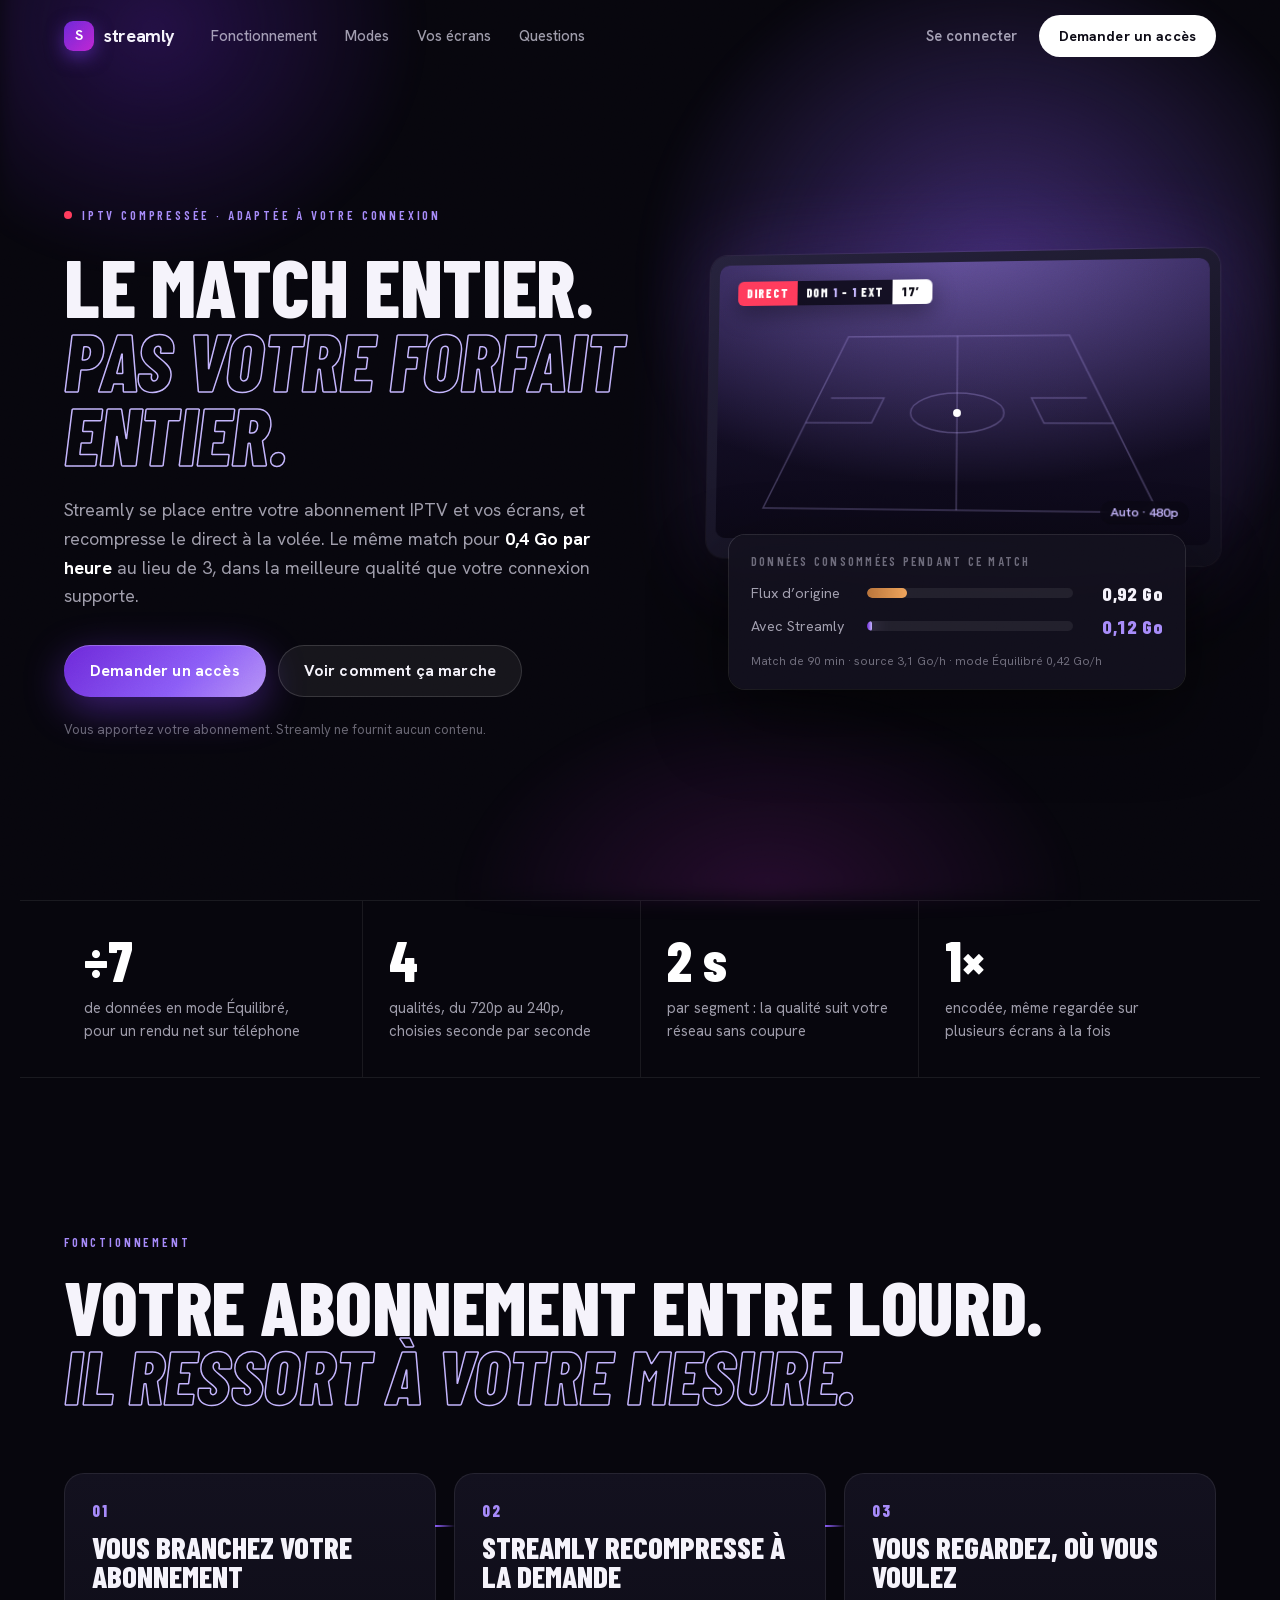
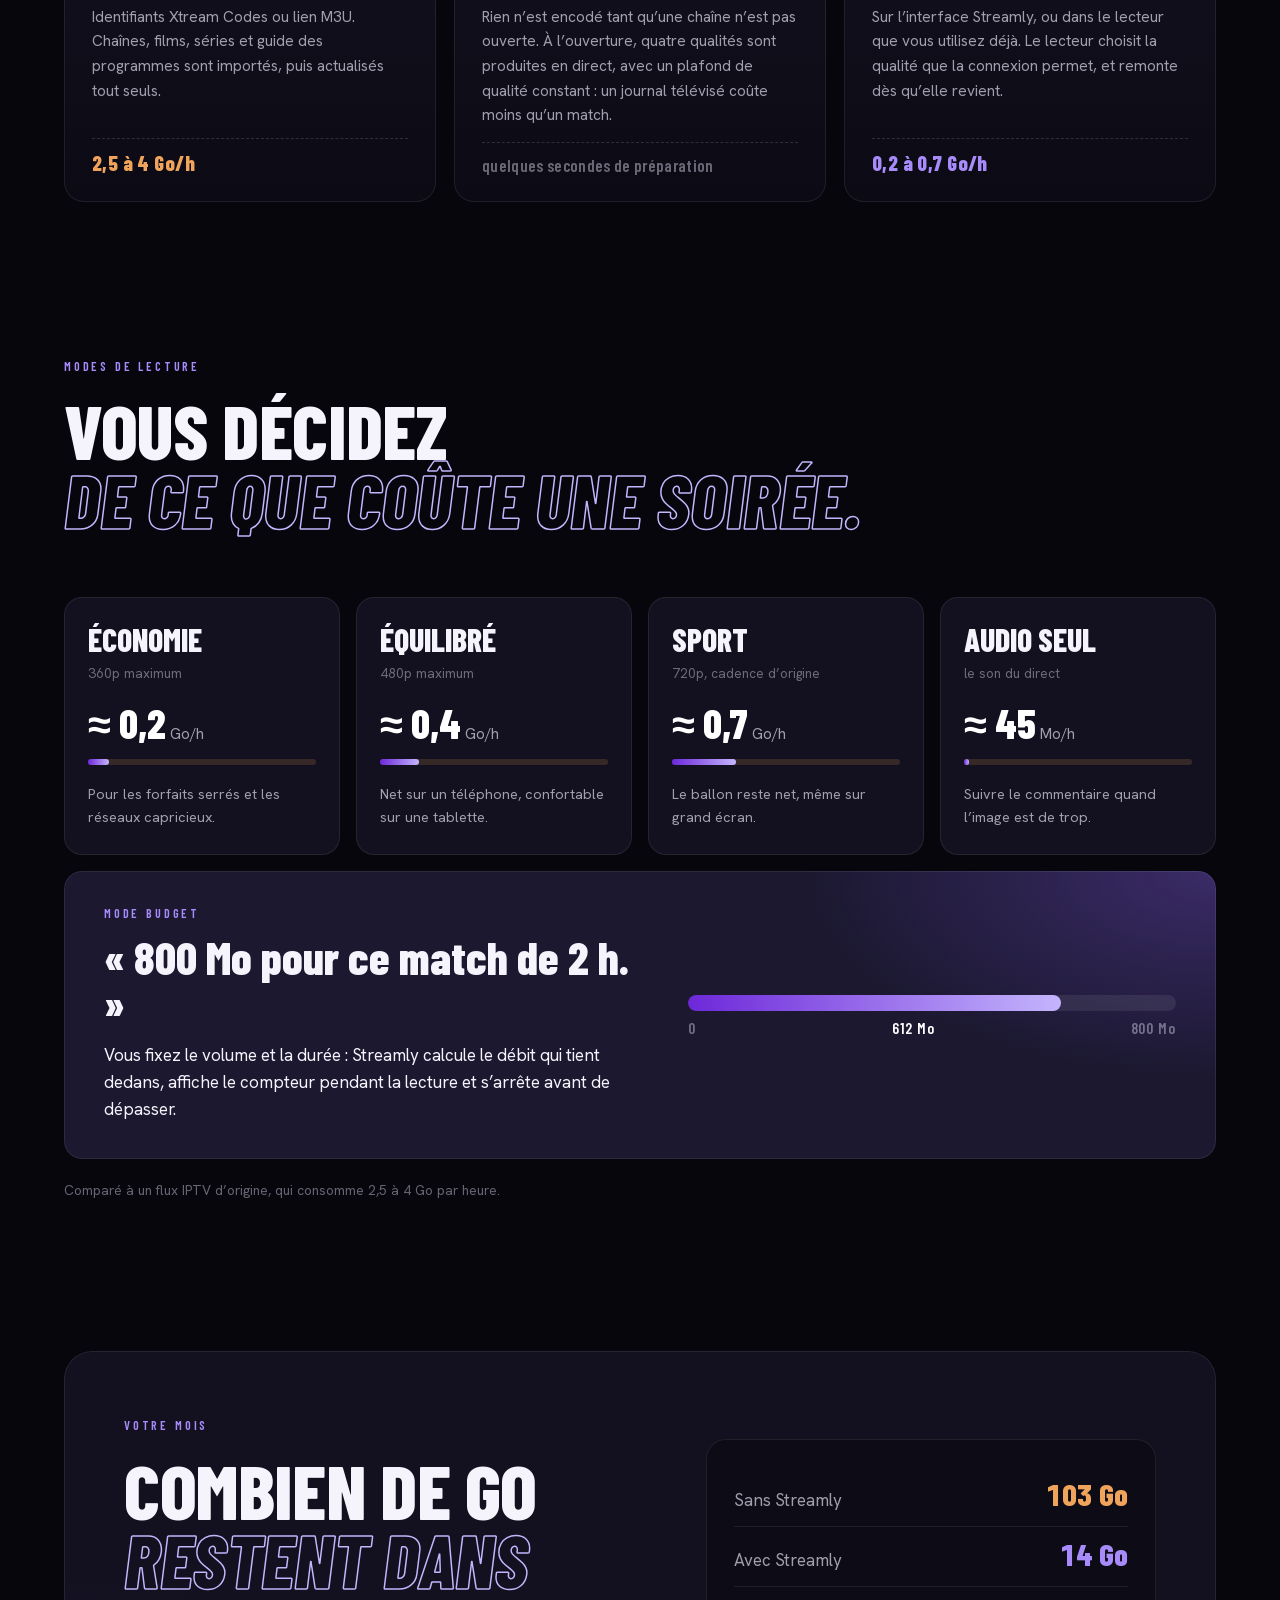
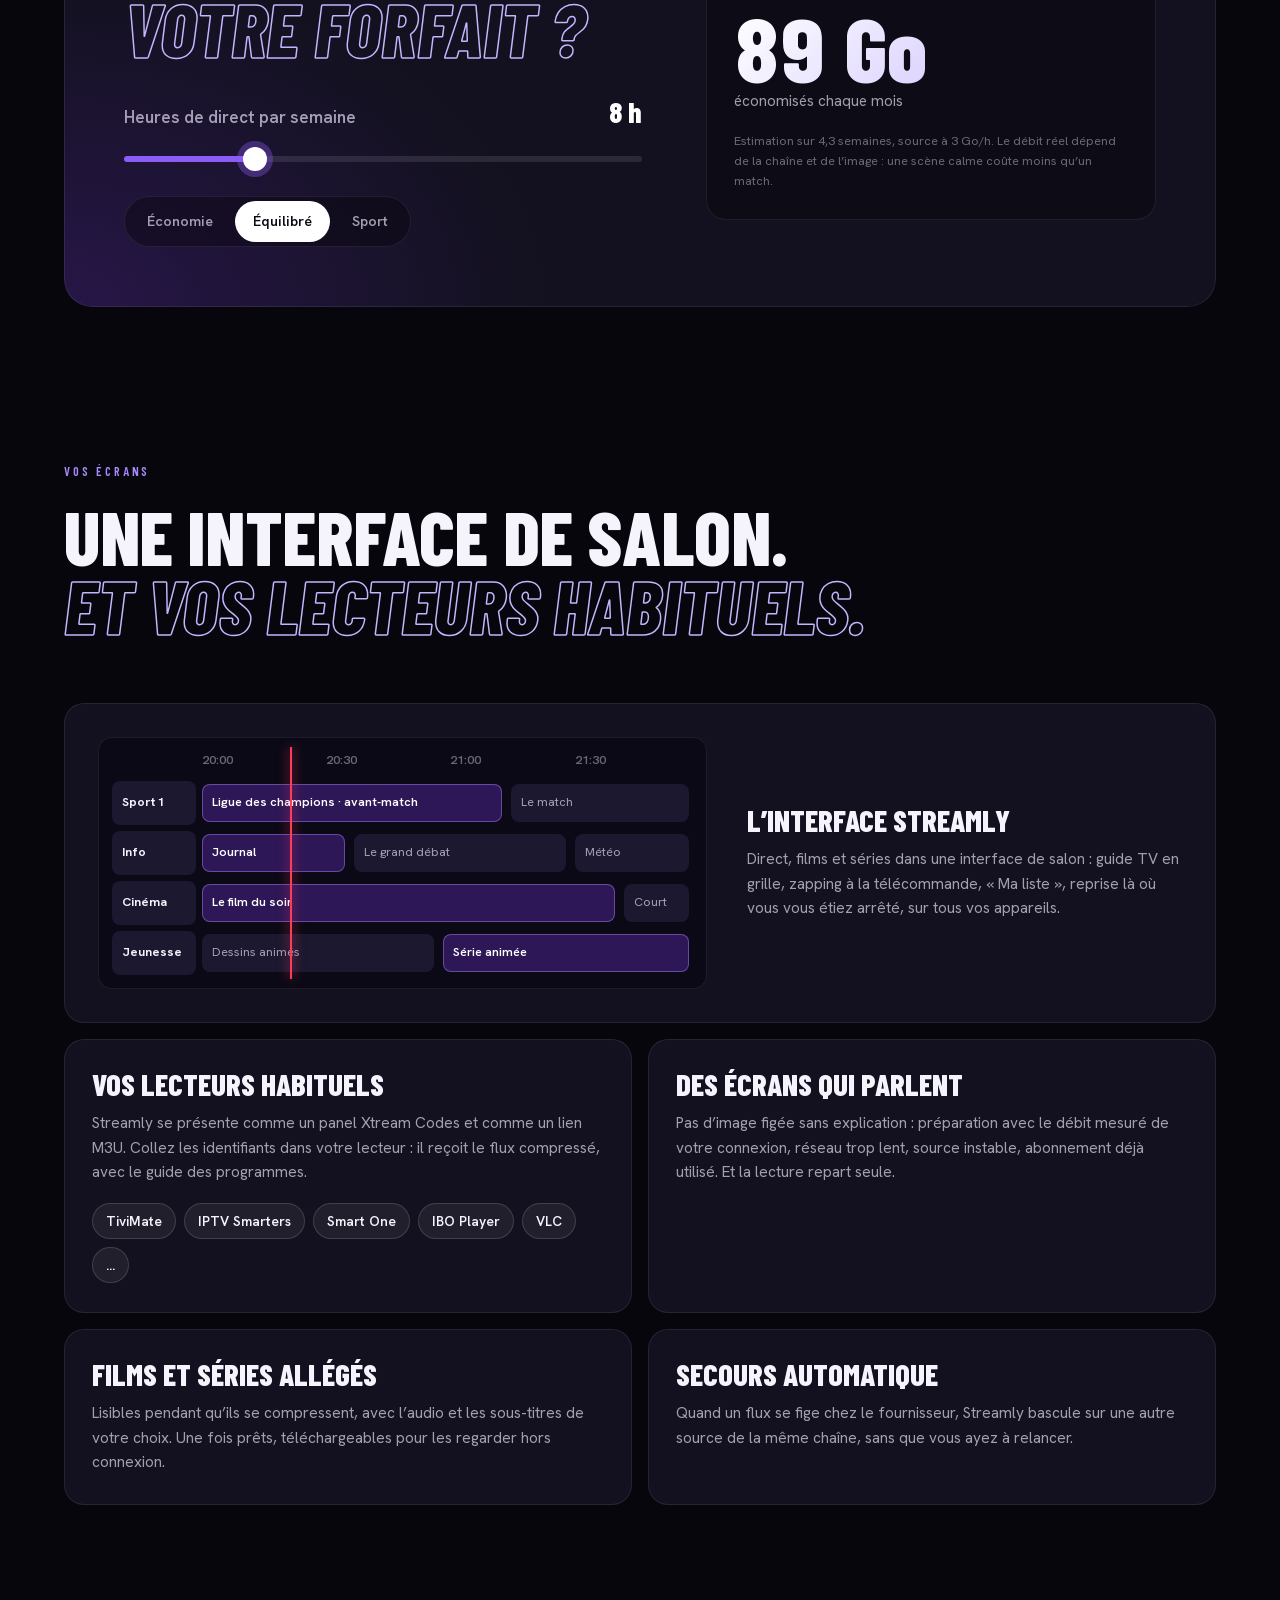
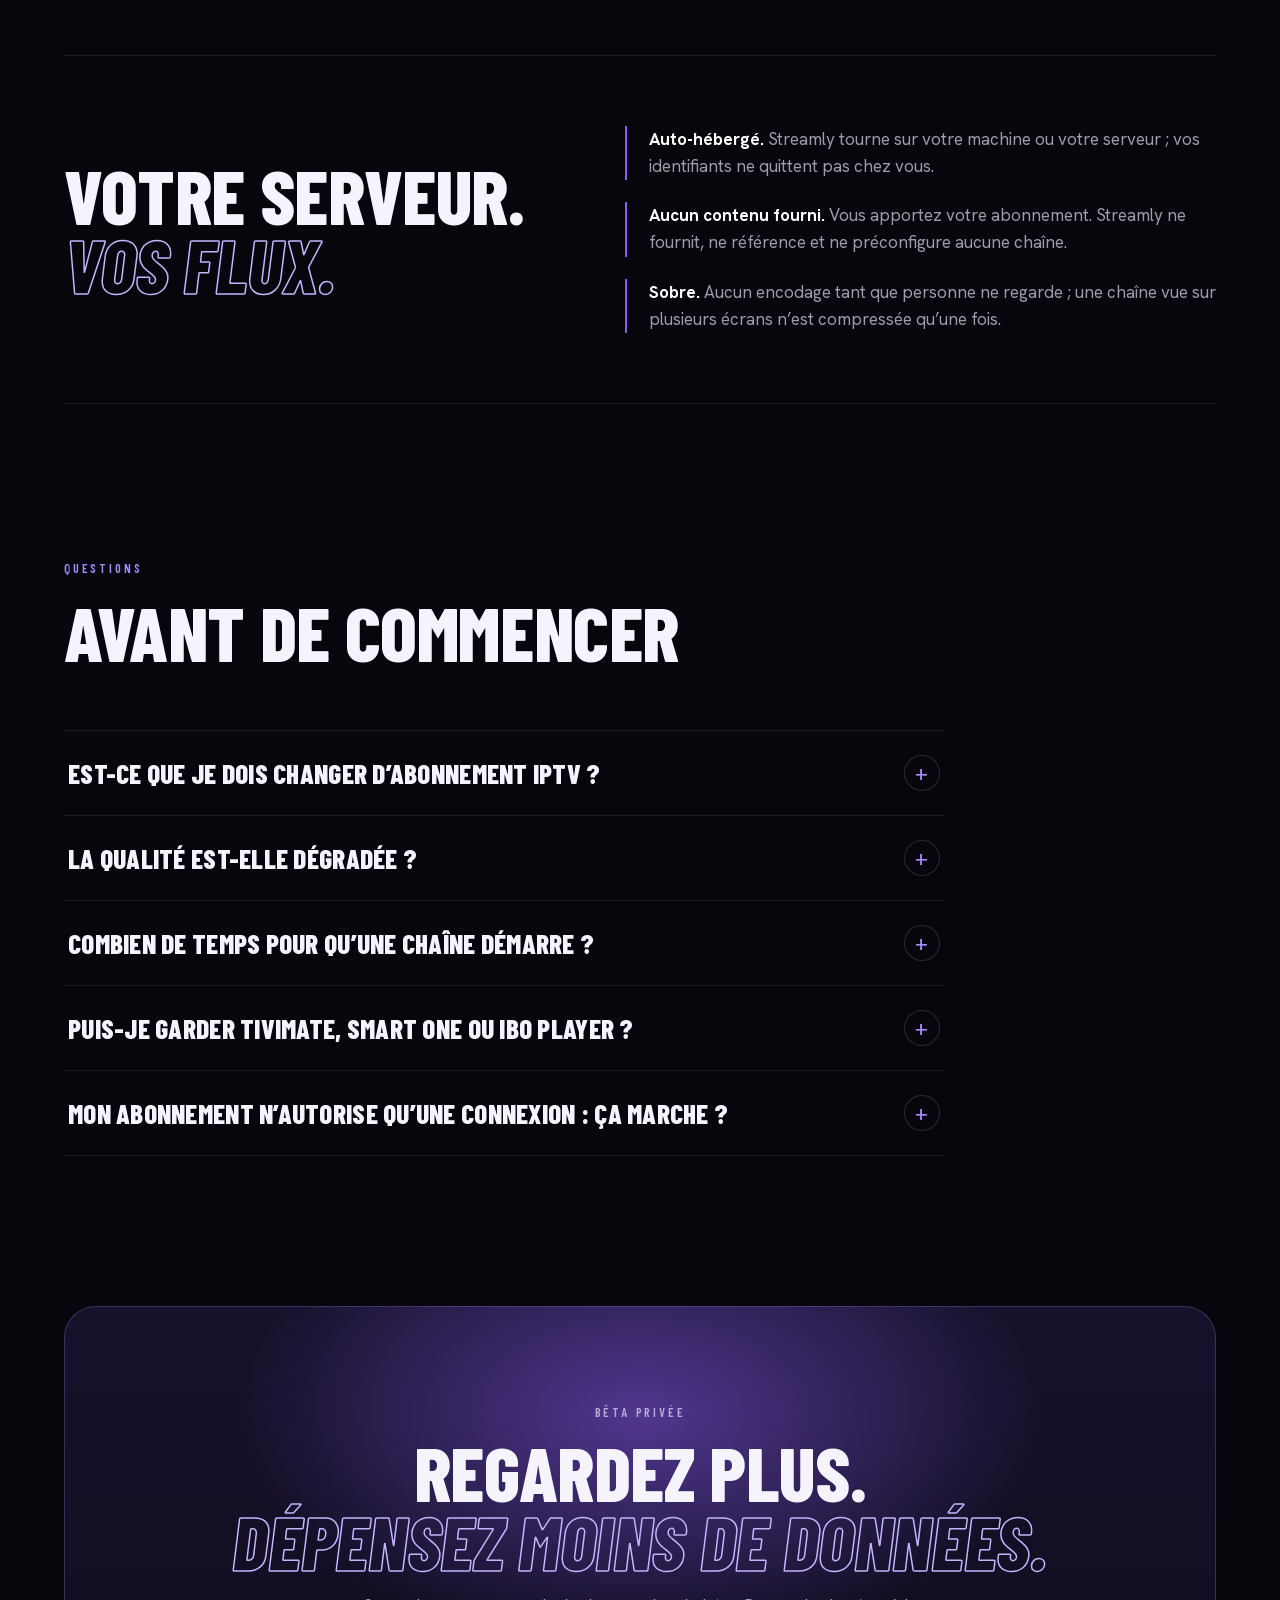
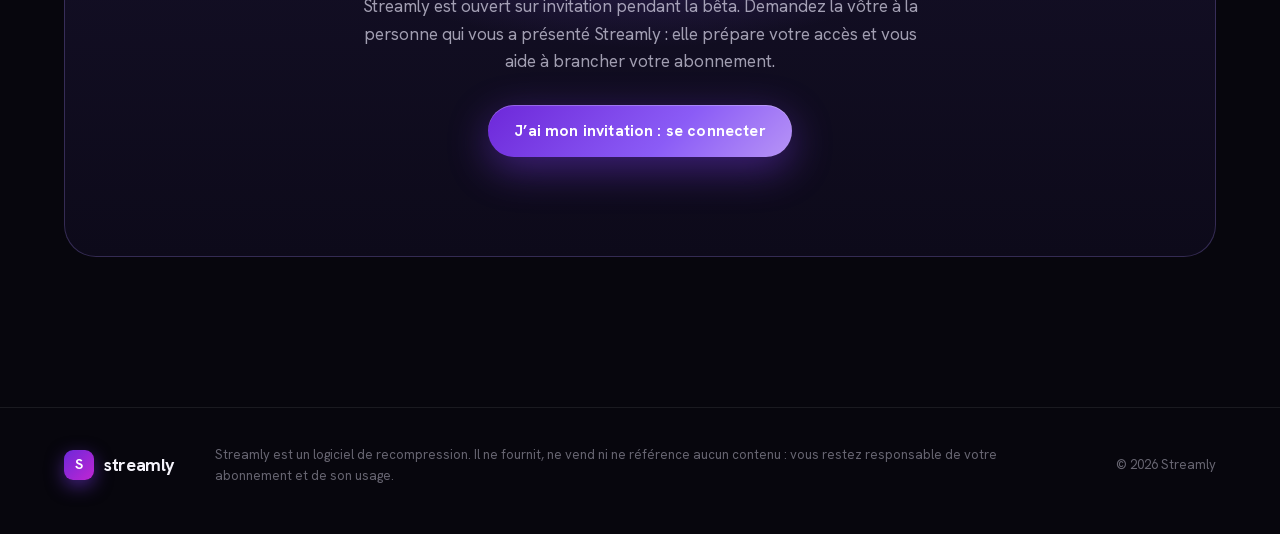
<file: web/landing/index.html>
<!doctype html>
<html lang="fr">
<head>
<meta charset="utf-8">
<meta name="viewport" content="width=device-width,initial-scale=1,viewport-fit=cover">
<title>Streamly — Le direct, compressé pour votre connexion</title>
<meta name="description" content="Streamly recompresse votre abonnement IPTV à la volée : le même match pour 0,4 Go/h au lieu de 3. Qualité adaptée à votre connexion, sur vos écrans et dans vos lecteurs habituels.">
<meta name="theme-color" content="#07060d">
<meta name="referrer" content="no-referrer">
<meta property="og:title" content="Streamly — Le match entier. Pas votre forfait entier.">
<meta property="og:description" content="Votre IPTV recompressée à la volée : 0,2 à 0,7 Go par heure au lieu de 3.">
<meta property="og:type" content="website">
<link rel="icon" href="/icon.svg" type="image/svg+xml">
<link rel="preload" href="fonts/barlow-condensed-800.woff2" as="font" type="font/woff2" crossorigin>
<link rel="preload" href="fonts/hanken-grotesk.woff2" as="font" type="font/woff2" crossorigin>
<link rel="stylesheet" href="landing.css?v=2">
<script>document.documentElement.classList.add('js')</script>
<script defer src="landing.js?v=2"></script>
</head>
<body>
<a class="skip" href="#contenu">Aller au contenu</a>

<header class="nav" id="haut">
 <a class="brand" href="#haut" aria-label="Streamly, retour en haut"><span class="brand-mark" aria-hidden="true">S</span><span>streamly</span></a>
 <nav aria-label="Sections">
  <a href="#fonctionnement">Fonctionnement</a>
  <a href="#modes">Modes</a>
  <a href="#ecrans">Vos écrans</a>
  <a href="#questions">Questions</a>
 </nav>
 <div class="nav-cta">
  <a class="link-quiet" href="/">Se connecter</a>
  <a class="btn btn-light" href="#acces">Demander un accès</a>
 </div>
</header>

<main id="contenu">

<!-- ============================================================ Ouverture -->
<section class="hero" aria-labelledby="hero-title">
 <div class="hero-glow" aria-hidden="true"></div>
 <div class="hero-copy">
  <p class="eyebrow reveal"><span class="live-dot" aria-hidden="true"></span>IPTV compressée · adaptée à votre connexion</p>
  <h1 id="hero-title" class="display reveal">Le match entier.<br><em>Pas votre forfait entier.</em></h1>
  <p class="lede reveal">Streamly se place entre votre abonnement IPTV et vos écrans, et recompresse le direct à la volée. Le même match pour <strong>0,4&nbsp;Go par heure</strong> au lieu de 3, dans la meilleure qualité que votre connexion supporte.</p>
  <div class="hero-actions reveal">
   <a class="btn btn-violet" href="#acces">Demander un accès</a>
   <a class="btn btn-ghost" href="#fonctionnement">Voir comment ça marche</a>
  </div>
  <p class="fineprint reveal">Vous apportez votre abonnement. Streamly ne fournit aucun contenu.</p>
 </div>

 <!-- Le compteur de match : ce que chaque minute coute, source contre Streamly -->
 <figure class="screen reveal" aria-labelledby="meter-caption">
  <div class="tv">
   <div class="tv-image" aria-hidden="true">
    <svg class="pitch" viewBox="0 0 400 225" preserveAspectRatio="xMidYMid slice">
     <defs>
      <linearGradient id="turf" x1="0" y1="0" x2="0" y2="1"><stop offset="0" stop-color="#1b1236"/><stop offset="1" stop-color="#0b0816"/></linearGradient>
      <radialGradient id="flood" cx=".5" cy="-.1" r=".9"><stop offset="0" stop-color="#a78bfa" stop-opacity=".55"/><stop offset="1" stop-color="#a78bfa" stop-opacity="0"/></radialGradient>
     </defs>
     <rect width="400" height="225" fill="url(#turf)"/>
     <g fill="none" stroke="#c4b5fd" stroke-opacity=".28" stroke-width="1.2">
      <path d="M40 200 L110 60 L290 60 L360 200 Z"/>
      <path d="M200 60 L200 200"/>
      <ellipse cx="200" cy="122" rx="38" ry="16"/>
      <path d="M75 130 L130 130 L140 110 L96 110"/>
      <path d="M325 130 L270 130 L260 110 L304 110"/>
     </g>
     <rect width="400" height="225" fill="url(#flood)"/>
     <circle class="ball" cx="200" cy="122" r="3.2" fill="#fff"/>
    </svg>
    <div class="scorebug"><span class="bug-live">DIRECT</span><span class="bug-teams">DOM&nbsp;<b>1</b>&nbsp;–&nbsp;<b>1</b>&nbsp;EXT</span><span class="bug-clock"><span id="match-minute">0</span>′</span></div>
    <div class="quality-tag">Auto · <span id="quality-now">480p</span></div>
   </div>
   <div class="tv-foot" aria-hidden="true"></div>
  </div>
  <figcaption class="meter" id="meter-caption">
   <p class="meter-title">Données consommées pendant ce match</p>
   <div class="meter-row">
    <span class="meter-label">Flux d’origine</span>
    <span class="meter-track"><span class="meter-fill raw" id="fill-raw"></span></span>
    <span class="meter-value" id="value-raw">0,00 Go</span>
   </div>
   <div class="meter-row">
    <span class="meter-label">Avec Streamly</span>
    <span class="meter-track"><span class="meter-fill lite" id="fill-lite"></span></span>
    <span class="meter-value accent" id="value-lite">0,00 Go</span>
   </div>
   <p class="meter-note">Match de 90&nbsp;min · source 3,1&nbsp;Go/h · mode Équilibré 0,42&nbsp;Go/h</p>
  </figcaption>
 </figure>
</section>

<!-- ============================================================ Chiffres -->
<section class="stats" aria-label="En chiffres">
 <div class="stat reveal"><span class="stat-num">÷7</span><span class="stat-txt">de données en mode Équilibré, pour un rendu net sur téléphone</span></div>
 <div class="stat reveal"><span class="stat-num">4</span><span class="stat-txt">qualités, du 720p au 240p, choisies seconde par seconde</span></div>
 <div class="stat reveal"><span class="stat-num">2&nbsp;s</span><span class="stat-txt">par segment : la qualité suit votre réseau sans coupure</span></div>
 <div class="stat reveal"><span class="stat-num">1×</span><span class="stat-txt">encodée, même regardée sur plusieurs écrans à la fois</span></div>
</section>

<!-- ============================================================ Fonctionnement -->
<section class="section how" id="fonctionnement" aria-labelledby="how-title">
 <header class="section-head reveal">
  <p class="eyebrow">Fonctionnement</p>
  <h2 id="how-title" class="display">Votre abonnement entre lourd.<br><em>Il ressort à votre mesure.</em></h2>
 </header>
 <ol class="flow">
  <li class="flow-step reveal">
   <span class="flow-num">01</span>
   <h3>Vous branchez votre abonnement</h3>
   <p>Identifiants Xtream Codes ou lien M3U. Chaînes, films, séries et guide des programmes sont importés, puis actualisés tout seuls.</p>
   <span class="flow-weight">2,5 à 4&nbsp;Go/h</span>
  </li>
  <li class="flow-step reveal">
   <span class="flow-num">02</span>
   <h3>Streamly recompresse à la demande</h3>
   <p>Rien n’est encodé tant qu’une chaîne n’est pas ouverte. À l’ouverture, quatre qualités sont produites en direct, avec un plafond de qualité constant : un journal télévisé coûte moins qu’un match.</p>
   <span class="flow-weight">quelques secondes de préparation</span>
  </li>
  <li class="flow-step reveal">
   <span class="flow-num">03</span>
   <h3>Vous regardez, où vous voulez</h3>
   <p>Sur l’interface Streamly, ou dans le lecteur que vous utilisez déjà. Le lecteur choisit la qualité que la connexion permet, et remonte dès qu’elle revient.</p>
   <span class="flow-weight accent">0,2 à 0,7&nbsp;Go/h</span>
  </li>
 </ol>
</section>

<!-- ============================================================ Modes -->
<section class="section modes" id="modes" aria-labelledby="modes-title">
 <header class="section-head reveal">
  <p class="eyebrow">Modes de lecture</p>
  <h2 id="modes-title" class="display">Vous décidez<br><em>de ce que coûte une soirée.</em></h2>
 </header>
 <div class="mode-grid">
  <article class="mode reveal">
   <h3>Économie</h3><p class="mode-q">360p maximum</p>
   <p class="mode-rate"><b>≈ 0,2</b> Go/h</p><span class="mode-bar" style="--w:9%"></span>
   <p>Pour les forfaits serrés et les réseaux capricieux.</p>
  </article>
  <article class="mode reveal">
   <h3>Équilibré</h3><p class="mode-q">480p maximum</p>
   <p class="mode-rate"><b>≈ 0,4</b> Go/h</p><span class="mode-bar" style="--w:17%"></span>
   <p>Net sur un téléphone, confortable sur une tablette.</p>
  </article>
  <article class="mode reveal">
   <h3>Sport</h3><p class="mode-q">720p, cadence d’origine</p>
   <p class="mode-rate"><b>≈ 0,7</b> Go/h</p><span class="mode-bar" style="--w:28%"></span>
   <p>Le ballon reste net, même sur grand écran.</p>
  </article>
  <article class="mode reveal">
   <h3>Audio seul</h3><p class="mode-q">le son du direct</p>
   <p class="mode-rate"><b>≈ 45</b> Mo/h</p><span class="mode-bar" style="--w:2%"></span>
   <p>Suivre le commentaire quand l’image est de trop.</p>
  </article>
  <article class="mode mode-feature reveal">
   <p class="mode-kicker">Mode Budget</p>
   <h3>« 800&nbsp;Mo pour ce match de 2&nbsp;h. »</h3>
   <p>Vous fixez le volume et la durée : Streamly calcule le débit qui tient dedans, affiche le compteur pendant la lecture et s’arrête avant de dépasser.</p>
   <div class="budget-demo" aria-hidden="true">
    <div class="budget-track"><span class="budget-fill"></span></div>
    <div class="budget-legend"><span>0</span><span class="budget-now">612 Mo</span><span>800 Mo</span></div>
   </div>
  </article>
 </div>
 <p class="baseline reveal">Comparé à un flux IPTV d’origine, qui consomme 2,5 à 4&nbsp;Go par heure.</p>
</section>

<!-- ============================================================ Calculateur -->
<section class="section calc" aria-labelledby="calc-title">
 <div class="calc-card reveal">
  <div class="calc-copy">
   <p class="eyebrow">Votre mois</p>
   <h2 id="calc-title" class="display">Combien de Go<br><em>restent dans votre forfait ?</em></h2>
   <label class="field" for="hours">Heures de direct par semaine <output id="hours-out" for="hours">8 h</output></label>
   <input id="hours" type="range" min="1" max="30" value="8" step="1">
   <fieldset class="segmented" aria-label="Mode">
    <label><input type="radio" name="mode" value="0.2"><span>Économie</span></label>
    <label><input type="radio" name="mode" value="0.42" checked><span>Équilibré</span></label>
    <label><input type="radio" name="mode" value="0.7"><span>Sport</span></label>
   </fieldset>
  </div>
  <div class="calc-result" aria-live="polite">
   <div class="calc-line"><span>Sans Streamly</span><strong id="calc-raw">104 Go</strong></div>
   <div class="calc-line"><span>Avec Streamly</span><strong class="accent" id="calc-lite">15 Go</strong></div>
   <div class="calc-saved"><span id="calc-saved">89 Go</span><small>économisés chaque mois</small></div>
   <p class="calc-note">Estimation sur 4,3 semaines, source à 3&nbsp;Go/h. Le débit réel dépend de la chaîne et de l’image : une scène calme coûte moins qu’un match.</p>
  </div>
 </div>
</section>

<!-- ============================================================ Ecrans -->
<section class="section screens" id="ecrans" aria-labelledby="screens-title">
 <header class="section-head reveal">
  <p class="eyebrow">Vos écrans</p>
  <h2 id="screens-title" class="display">Une interface de salon.<br><em>Et vos lecteurs habituels.</em></h2>
 </header>
 <div class="screens-grid">
  <article class="feature feature-wide reveal">
   <div class="guide-mock" aria-hidden="true">
    <div class="gm-head"><span></span><span>20:00</span><span>20:30</span><span>21:00</span><span>21:30</span></div>
    <div class="gm-row"><span class="gm-ch">Sport 1</span><span class="gm-p now" style="--l:0;--w:62">Ligue des champions · avant-match</span><span class="gm-p" style="--l:63;--w:37">Le match</span></div>
    <div class="gm-row"><span class="gm-ch">Info</span><span class="gm-p now" style="--l:0;--w:30">Journal</span><span class="gm-p" style="--l:31;--w:44">Le grand débat</span><span class="gm-p" style="--l:76;--w:24">Météo</span></div>
    <div class="gm-row"><span class="gm-ch">Cinéma</span><span class="gm-p now" style="--l:0;--w:85">Le film du soir</span><span class="gm-p" style="--l:86;--w:14">Court</span></div>
    <div class="gm-row"><span class="gm-ch">Jeunesse</span><span class="gm-p" style="--l:0;--w:48">Dessins animés</span><span class="gm-p now" style="--l:49;--w:51">Série animée</span></div>
    <span class="gm-now"></span>
   </div>
   <div class="feature-copy">
    <h3>L’interface Streamly</h3>
    <p>Direct, films et séries dans une interface de salon : guide TV en grille, zapping à la télécommande, « Ma liste », reprise là où vous vous étiez arrêté, sur tous vos appareils.</p>
   </div>
  </article>
  <article class="feature reveal">
   <h3>Vos lecteurs habituels</h3>
   <p>Streamly se présente comme un panel Xtream Codes et comme un lien M3U. Collez les identifiants dans votre lecteur : il reçoit le flux compressé, avec le guide des programmes.</p>
   <ul class="chips" aria-label="Lecteurs compatibles">
    <li>TiviMate</li><li>IPTV Smarters</li><li>Smart One</li><li>IBO Player</li><li>VLC</li><li>…</li>
   </ul>
  </article>
  <article class="feature reveal">
   <h3>Des écrans qui parlent</h3>
   <p>Pas d’image figée sans explication : préparation avec le débit mesuré de votre connexion, réseau trop lent, source instable, abonnement déjà utilisé. Et la lecture repart seule.</p>
  </article>
  <article class="feature reveal">
   <h3>Films et séries allégés</h3>
   <p>Lisibles pendant qu’ils se compressent, avec l’audio et les sous-titres de votre choix. Une fois prêts, téléchargeables pour les regarder hors connexion.</p>
  </article>
  <article class="feature reveal">
   <h3>Secours automatique</h3>
   <p>Quand un flux se fige chez le fournisseur, Streamly bascule sur une autre source de la même chaîne, sans que vous ayez à relancer.</p>
  </article>
 </div>
</section>

<!-- ============================================================ Principes -->
<section class="section trust" aria-labelledby="trust-title">
 <div class="trust-inner reveal">
  <h2 id="trust-title" class="display">Votre serveur.<br><em>Vos flux.</em></h2>
  <ul class="trust-list">
   <li><b>Auto-hébergé.</b> Streamly tourne sur votre machine ou votre serveur ; vos identifiants ne quittent pas chez vous.</li>
   <li><b>Aucun contenu fourni.</b> Vous apportez votre abonnement. Streamly ne fournit, ne référence et ne préconfigure aucune chaîne.</li>
   <li><b>Sobre.</b> Aucun encodage tant que personne ne regarde ; une chaîne vue sur plusieurs écrans n’est compressée qu’une fois.</li>
  </ul>
 </div>
</section>

<!-- ============================================================ Questions -->
<section class="section faq" id="questions" aria-labelledby="faq-title">
 <header class="section-head reveal">
  <p class="eyebrow">Questions</p>
  <h2 id="faq-title" class="display">Avant de commencer</h2>
 </header>
 <div class="faq-list">
  <details class="reveal">
   <summary>Est-ce que je dois changer d’abonnement IPTV ?</summary>
   <p>Non. Streamly utilise celui que vous avez déjà, en Xtream Codes ou en lien M3U. Il ne fait que le recevoir et le recompresser pour vous.</p>
  </details>
  <details class="reveal">
   <summary>La qualité est-elle dégradée ?</summary>
   <p>Elle est adaptée. En mode Sport, l’image monte jusqu’en 720p à la cadence d’origine, ce qui reste net sur un téléviseur. En Économie, l’image est plus douce mais le direct tient sur une connexion faible. Le lecteur remonte en qualité dès que le réseau le permet.</p>
  </details>
  <details class="reveal">
   <summary>Combien de temps pour qu’une chaîne démarre ?</summary>
   <p>Quelques secondes : le serveur prépare le direct à l’ouverture. Pendant ce temps, un écran l’indique et mesure votre connexion, plutôt qu’un écran noir.</p>
  </details>
  <details class="reveal">
   <summary>Puis-je garder TiviMate, Smart One ou IBO Player ?</summary>
   <p>Oui. Streamly vous donne un lien M3U et des identifiants Xtream Codes à coller dans votre lecteur. Le flux qu’il reçoit est déjà compressé.</p>
  </details>
  <details class="reveal">
   <summary>Mon abonnement n’autorise qu’une connexion : ça marche ?</summary>
   <p>Oui. Streamly n’ouvre qu’une connexion par chaîne regardée, même si plusieurs écrans la suivent, et libère l’abonnement dès que plus personne ne regarde.</p>
  </details>
 </div>
</section>

<!-- ============================================================ Acces -->
<section class="section access" id="acces" aria-labelledby="access-title">
 <div class="access-card reveal">
  <div class="access-glow" aria-hidden="true"></div>
  <p class="eyebrow">Bêta privée</p>
  <h2 id="access-title" class="display">Regardez plus.<br><em>Dépensez moins de données.</em></h2>
  <p>Streamly est ouvert sur invitation pendant la bêta. Demandez la vôtre à la personne qui vous a présenté Streamly : elle prépare votre accès et vous aide à brancher votre abonnement.</p>
  <div class="hero-actions">
   <!-- Quand une adresse de contact existera (https://wa.me/<numero> ou mailto:), un bouton « Demander un accès » viendra ici. -->
   <a class="btn btn-violet" href="/">J’ai mon invitation : se connecter</a>
  </div>
 </div>
</section>

</main>

<footer class="foot">
 <a class="brand" href="#haut"><span class="brand-mark" aria-hidden="true">S</span><span>streamly</span></a>
 <p>Streamly est un logiciel de recompression. Il ne fournit, ne vend ni ne référence aucun contenu : vous restez responsable de votre abonnement et de son usage.</p>
 <p class="foot-small">© 2026 Streamly</p>
</footer>
</body>
</html>
</file>
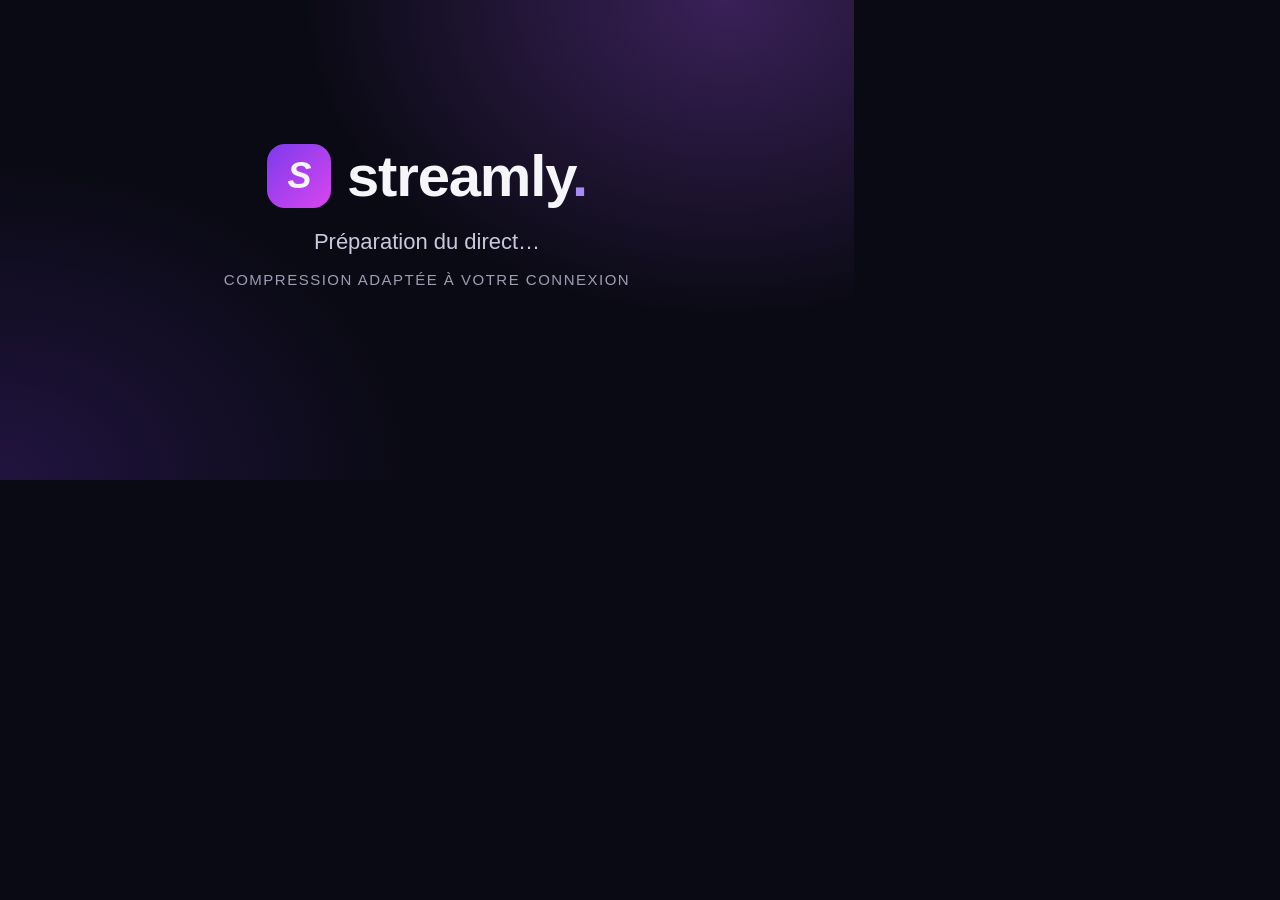
<file: server/streamly/assets/slate.html>
<!doctype html><meta charset="utf-8"><style>
html,body{margin:0;width:854px;height:480px;overflow:hidden;background:#0a0a14;font-family:'Avenir Next',-apple-system,Helvetica,sans-serif;color:#f5f5fa}
body{display:grid;place-content:center;justify-items:center;gap:14px;
background:radial-gradient(90% 120% at 85% 0%,rgba(168,85,247,.30),transparent 55%),radial-gradient(80% 110% at 0% 100%,rgba(124,58,237,.20),transparent 60%),#0a0a14}
.w{display:flex;align-items:center;gap:16px;font-size:58px;font-weight:700;letter-spacing:-.02em}
.i{width:64px;height:64px;border-radius:18px;display:grid;place-content:center;font-size:36px;font-style:italic;background:linear-gradient(135deg,#7c3aed,#d946ef)}
.d{color:#a78bfa}.t{font-size:22px;color:#c9c9dd;margin-top:6px}.s{font-size:15px;color:#9d9db4;letter-spacing:.1em;margin-bottom:46px;max-width:640px;text-align:center;line-height:1.5}
</style><div class="w"><span class="i">S</span><span>streamly<span class="d">.</span></span></div>
<div class="t">Préparation du direct…</div><div class="s">COMPRESSION ADAPTÉE À VOTRE CONNEXION</div>
</file>
<file: web/landing/landing.css>
/* ====================================================================
   Streamly — page de presentation.
   Affiche de cinema : titres condenses en capitales, violet en lumiere de
   stade sur fond de nuit, grain leger. Meme palette que l'application.
   ==================================================================== */

@font-face { font-family: "Barlow Condensed"; font-weight: 600; font-style: normal; font-display: swap; src: url(fonts/barlow-condensed-600.woff2) format("woff2"); }
@font-face { font-family: "Barlow Condensed"; font-weight: 800; font-style: normal; font-display: swap; src: url(fonts/barlow-condensed-800.woff2) format("woff2"); }
@font-face { font-family: "Barlow Condensed"; font-weight: 800; font-style: italic; font-display: swap; src: url(fonts/barlow-condensed-800i.woff2) format("woff2"); }
@font-face { font-family: "Hanken Grotesk"; font-weight: 400 700; font-style: normal; font-display: swap; src: url(fonts/hanken-grotesk.woff2) format("woff2"); }

:root {
  --night: #07060d;
  --night-2: #0e0c19;
  --panel: #13111f;
  --panel-2: #1b1830;
  --line: rgba(255, 255, 255, 0.08);
  --line-2: rgba(255, 255, 255, 0.14);
  --text: #f5f3fb;
  --muted: rgba(237, 233, 252, 0.66);
  --faint: rgba(237, 233, 252, 0.42);
  --violet: #8b5cf6;
  --violet-deep: #6d28d9;
  --lilac: #c4b5fd;
  --accent: #a78bfa;
  --live: #ff3b5c;
  --raw: #f0a45b;
  --display: "Barlow Condensed", "Avenir Next Condensed", "Arial Narrow", sans-serif;
  --body: "Hanken Grotesk", "Avenir Next", system-ui, sans-serif;
  --pad: clamp(20px, 5vw, 72px);
  --max: 1240px;
  --ease: cubic-bezier(0.16, 1, 0.3, 1);
  color-scheme: dark;
}

*, *::before, *::after { box-sizing: border-box; }
html { scroll-behavior: smooth; -webkit-text-size-adjust: 100%; overflow-x: clip; }
body {
  margin: 0; background: var(--night); color: var(--text);
  font: 17px/1.6 var(--body); -webkit-font-smoothing: antialiased; overflow-x: clip;
}
/* Grain de pellicule, par-dessus tout, sans capter la souris */
body::after {
  content: ""; position: fixed; inset: 0; z-index: 100; pointer-events: none; opacity: 0.07; mix-blend-mode: overlay;
  background-image: url("data:image/svg+xml,%3Csvg xmlns='http://www.w3.org/2000/svg' width='180' height='180'%3E%3Cfilter id='n'%3E%3CfeTurbulence type='fractalNoise' baseFrequency='.85' numOctaves='3' stitchTiles='stitch'/%3E%3C/filter%3E%3Crect width='180' height='180' filter='url(%23n)'/%3E%3C/svg%3E");
}
h1, h2, h3, p { margin: 0; }
a { color: inherit; text-decoration: none; }
::selection { background: var(--violet-deep); color: #fff; }
:focus-visible { outline: 2px solid #fff; outline-offset: 3px; border-radius: 6px; }
.skip { position: absolute; left: -999px; top: 8px; z-index: 200; padding: 10px 14px; border-radius: 8px; background: #fff; color: #000; }
.skip:focus { left: 8px; }

.display {
  font-family: var(--display); font-weight: 800; text-transform: uppercase;
  line-height: 0.9; letter-spacing: -0.005em;
}
.display em { font-style: italic; color: transparent; -webkit-text-stroke: 1.5px var(--lilac); text-stroke: 1.5px var(--lilac); }
.eyebrow {
  display: inline-flex; align-items: center; gap: 10px;
  font: 600 0.8rem/1 var(--display); letter-spacing: 0.22em; text-transform: uppercase; color: var(--accent);
}
.accent { color: var(--accent); }
.live-dot { width: 8px; height: 8px; border-radius: 50%; background: var(--live); box-shadow: 0 0 0 0 rgba(255, 59, 92, 0.6); animation: live 1.8s infinite; }

/* ------------------------------------------------------------ Boutons */
.btn {
  display: inline-flex; align-items: center; justify-content: center; gap: 8px;
  min-height: 52px; padding: 0 26px; border-radius: 999px;
  font: 700 0.98rem/1 var(--body); letter-spacing: 0.01em; white-space: nowrap;
  transition: transform 0.2s var(--ease), background 0.2s, box-shadow 0.3s;
}
.btn:active { transform: scale(0.97); }
.btn-violet { background: linear-gradient(135deg, var(--violet-deep), var(--violet) 60%, #b794f6); color: #fff; box-shadow: 0 12px 40px rgba(124, 58, 237, 0.45), inset 0 1px 0 rgba(255, 255, 255, 0.25); }
.btn-violet:hover { box-shadow: 0 16px 56px rgba(139, 92, 246, 0.65), inset 0 1px 0 rgba(255, 255, 255, 0.3); transform: translateY(-1px); }
.btn-light { min-height: 42px; padding: 0 20px; background: #fff; color: #0b0914; font-size: 0.9rem; }
.btn-light:hover { background: var(--lilac); }
.btn-ghost { background: rgba(255, 255, 255, 0.06); box-shadow: inset 0 0 0 1px var(--line-2); color: var(--text); }
.btn-ghost:hover { background: rgba(255, 255, 255, 0.12); }
.link-quiet { font-weight: 600; font-size: 0.92rem; color: var(--muted); transition: color 0.2s; }
.link-quiet:hover { color: #fff; }

/* ------------------------------------------------------------ Navigation */
.nav {
  position: fixed; inset: 0 0 auto; z-index: 50;
  display: flex; align-items: center; gap: 36px; height: 72px; padding: 0 var(--pad);
  transition: background 0.3s, box-shadow 0.3s;
}
.nav.scrolled { background: rgba(7, 6, 13, 0.82); -webkit-backdrop-filter: blur(18px) saturate(1.4); backdrop-filter: blur(18px) saturate(1.4); box-shadow: 0 1px 0 var(--line); }
.brand { display: inline-flex; align-items: center; gap: 10px; font-weight: 700; font-size: 1.12rem; letter-spacing: -0.02em; }
.brand-mark {
  display: grid; place-items: center; width: 30px; height: 30px; border-radius: 9px;
  font-size: 0.9rem; font-weight: 800; color: #fff;
  background: linear-gradient(135deg, var(--violet-deep), #c026d3); box-shadow: 0 6px 18px rgba(124, 58, 237, 0.5);
}
.nav nav { display: flex; gap: 28px; }
.nav nav a { font-size: 0.92rem; font-weight: 500; color: var(--muted); transition: color 0.2s; }
.nav nav a:hover { color: #fff; }
.nav-cta { margin-left: auto; display: flex; align-items: center; gap: 22px; }

/* ------------------------------------------------------------ Ouverture */
.hero {
  position: relative; isolation: isolate;
  display: grid; grid-template-columns: minmax(0, 1.1fr) minmax(0, 1fr); align-items: center; gap: clamp(32px, 5vw, 80px);
  max-width: calc(var(--max) + 2 * var(--pad)); min-height: min(100vh, 980px); margin: 0 auto;
  padding: 130px var(--pad) 90px;
}
.hero-glow { position: absolute; inset: -10% 0 auto; height: 110%; z-index: -1; pointer-events: none;
  background:
    radial-gradient(40% 50% at 78% 38%, rgba(139, 92, 246, 0.42), transparent 70%),
    radial-gradient(30% 35% at 12% 12%, rgba(109, 40, 217, 0.28), transparent 70%),
    radial-gradient(35% 30% at 60% 100%, rgba(192, 38, 211, 0.16), transparent 70%);
  filter: blur(10px);
}
.hero h1 { margin: 22px 0 26px; font-size: clamp(3.4rem, 6.4vw, 6.3rem); }
.lede { max-width: 540px; font-size: clamp(1.05rem, 1.4vw, 1.2rem); color: var(--muted); }
.lede strong { color: #fff; font-weight: 700; }
.hero-actions { display: flex; flex-wrap: wrap; gap: 12px; margin-top: 34px; }
.fineprint { margin-top: 22px; font-size: 0.82rem; color: var(--faint); }

/* Ecran et compteur de match */
.screen { margin: 0; position: relative; }
.tv {
  position: relative; border-radius: 18px; padding: 10px; transform: perspective(1400px) rotateY(-9deg) rotateX(3deg);
  background: linear-gradient(160deg, #26223c, #0f0d1a); box-shadow: 0 60px 120px rgba(0, 0, 0, 0.7), 0 0 0 1px rgba(255, 255, 255, 0.08), 0 0 90px rgba(139, 92, 246, 0.25);
  transition: transform 0.8s var(--ease);
}
.screen:hover .tv { transform: perspective(1400px) rotateY(-3deg) rotateX(1deg); }
.tv-image { position: relative; aspect-ratio: 16 / 9; border-radius: 10px; overflow: hidden; background: #0b0816; }
.pitch { position: absolute; inset: 0; width: 100%; height: 100%; }
.ball { animation: ball 7s ease-in-out infinite; }
.scorebug {
  position: absolute; left: 4%; top: 6%; display: flex; align-items: stretch; overflow: hidden; border-radius: 6px;
  font: 700 clamp(0.62rem, 1.1vw, 0.8rem)/1 var(--display); letter-spacing: 0.06em; box-shadow: 0 8px 24px rgba(0, 0, 0, 0.4);
}
.scorebug > span { display: flex; align-items: center; padding: 6px 9px; }
.bug-live { background: var(--live); color: #fff; }
.bug-teams { background: rgba(10, 8, 20, 0.86); color: #fff; }
.bug-teams b { color: var(--lilac); }
.bug-clock { background: #fff; color: #0b0914; font-variant-numeric: tabular-nums; min-width: 3.1em; justify-content: center; }
.quality-tag {
  position: absolute; right: 4%; bottom: 7%; padding: 5px 10px; border-radius: 999px;
  background: rgba(10, 8, 20, 0.74); -webkit-backdrop-filter: blur(6px); backdrop-filter: blur(6px);
  font: 600 clamp(0.62rem, 1vw, 0.78rem)/1 var(--body); color: var(--lilac);
}
.tv-foot { width: 22%; height: 10px; margin: 10px auto -10px; border-radius: 0 0 10px 10px; background: linear-gradient(#1c1930, #0c0a15); }

.meter {
  position: relative; margin: -26px 6% 0; padding: 20px 22px 18px; border-radius: 16px;
  background: rgba(19, 17, 31, 0.9); -webkit-backdrop-filter: blur(14px); backdrop-filter: blur(14px);
  box-shadow: 0 30px 70px rgba(0, 0, 0, 0.55), 0 0 0 1px var(--line-2);
}
.meter-title { margin-bottom: 14px; font: 600 0.78rem/1 var(--display); letter-spacing: 0.18em; text-transform: uppercase; color: var(--faint); }
.meter-row { display: grid; grid-template-columns: 7.2em minmax(0, 1fr) 5.4em; align-items: center; gap: 12px; margin-top: 10px; font-size: 0.9rem; }
.meter-label { color: var(--muted); }
.meter-track { height: 10px; border-radius: 10px; background: rgba(255, 255, 255, 0.07); overflow: hidden; }
.meter-fill { display: block; height: 100%; width: 0; border-radius: inherit; }
.meter-fill.raw { background: linear-gradient(90deg, #b8733a, var(--raw)); }
.meter-fill.lite { background: linear-gradient(90deg, var(--violet-deep), var(--lilac)); box-shadow: 0 0 16px rgba(167, 139, 250, 0.7); }
.meter-value { text-align: right; font: 800 1.2rem/1 var(--display); font-variant-numeric: tabular-nums; letter-spacing: 0.02em; }
.meter-note { margin-top: 14px; font-size: 0.74rem; color: var(--faint); }

/* ------------------------------------------------------------ Chiffres */
.stats {
  display: grid; grid-template-columns: repeat(4, minmax(0, 1fr));
  max-width: var(--max); margin: 0 auto; padding: 0 var(--pad);
  border-block: 1px solid var(--line);
}
.stat { display: flex; flex-direction: column; gap: 10px; padding: 34px 26px 34px 0; }
.stat + .stat { padding-left: 26px; border-left: 1px solid var(--line); }
.stat-num { font: 800 clamp(2.6rem, 4.4vw, 3.8rem)/0.9 var(--display); color: #fff; }
.stat-txt { max-width: 230px; font-size: 0.92rem; color: var(--muted); }

/* ------------------------------------------------------------ Sections */
.section { max-width: calc(var(--max) + 2 * var(--pad)); margin: 0 auto; padding: clamp(90px, 12vw, 150px) var(--pad) 0; }
.section-head { margin-bottom: clamp(40px, 5vw, 64px); }
.section-head h2, .calc h2, .trust h2, .access h2 { margin-top: 16px; font-size: clamp(2.6rem, 6vw, 5.2rem); }

/* Fonctionnement : trois temps relies par un fil */
.flow { list-style: none; margin: 0; padding: 0; display: grid; grid-template-columns: repeat(3, minmax(0, 1fr)); gap: 18px; counter-reset: step; }
.flow-step {
  position: relative; display: flex; flex-direction: column; gap: 14px; padding: 30px 28px 28px; border-radius: 20px;
  background: linear-gradient(180deg, var(--panel), rgba(19, 17, 31, 0.4)); box-shadow: inset 0 0 0 1px var(--line);
}
.flow-step:not(:last-child)::after {
  content: ""; position: absolute; top: 52px; right: -19px; width: 20px; height: 2px; z-index: 1;
  background: linear-gradient(90deg, var(--violet), transparent);
}
.flow-num { font: 800 1rem/1 var(--display); letter-spacing: 0.14em; color: var(--accent); }
.flow-step h3 { font: 800 1.9rem/0.95 var(--display); text-transform: uppercase; }
.flow-step p { font-size: 0.96rem; color: var(--muted); }
.flow-weight { margin-top: auto; padding-top: 14px; border-top: 1px dashed var(--line-2); font: 700 1.3rem/1 var(--display); letter-spacing: 0.02em; color: var(--raw); }
.flow-step:nth-child(2) .flow-weight { color: var(--faint); font-weight: 600; font-size: 1.05rem; }
.flow-weight.accent { color: var(--accent); }

/* Modes */
.mode-grid { display: grid; grid-template-columns: repeat(4, minmax(0, 1fr)); gap: 16px; }
.mode {
  display: flex; flex-direction: column; gap: 8px; padding: 26px 24px; border-radius: 18px;
  background: var(--panel); box-shadow: inset 0 0 0 1px var(--line); transition: transform 0.35s var(--ease), box-shadow 0.35s;
}
.mode:hover { transform: translateY(-4px); box-shadow: inset 0 0 0 1px rgba(167, 139, 250, 0.4), 0 24px 60px rgba(0, 0, 0, 0.4); }
.mode h3 { font: 800 2rem/1 var(--display); text-transform: uppercase; }
.mode-q { font-size: 0.84rem; color: var(--faint); }
.mode-rate { margin-top: 10px; font-size: 0.95rem; color: var(--muted); }
.mode-rate b { font: 800 2.6rem/1 var(--display); color: #fff; }
.mode-bar { position: relative; display: block; height: 6px; margin: 4px 0 10px; border-radius: 6px; background: rgba(240, 164, 91, 0.16); }
.mode-bar::before { content: ""; position: absolute; inset: 0 auto 0 0; width: var(--w); min-width: 4px; border-radius: inherit; background: linear-gradient(90deg, var(--violet-deep), var(--lilac)); }
.mode > p:last-child { font-size: 0.9rem; color: var(--muted); }
.mode-feature {
  grid-column: 1 / -1; display: grid; grid-template-columns: minmax(0, 1.1fr) minmax(0, 1fr); column-gap: 48px; align-items: center;
  padding: 36px 40px; background: radial-gradient(60% 120% at 100% 0%, rgba(139, 92, 246, 0.28), transparent 60%), var(--panel-2);
}
.mode-feature .mode-kicker { grid-column: 1; font: 600 0.8rem/1 var(--display); letter-spacing: 0.22em; text-transform: uppercase; color: var(--accent); }
.mode-feature h3 { grid-column: 1; margin: 6px 0 8px; font-size: clamp(2rem, 3.6vw, 3rem); text-transform: none; }
.mode-feature > p:not(.mode-kicker) { grid-column: 1; }
.budget-demo { grid-column: 2; grid-row: 1 / span 3; }
.budget-track { height: 16px; border-radius: 16px; background: rgba(255, 255, 255, 0.08); overflow: hidden; }
.budget-fill { display: block; height: 100%; width: 0; border-radius: inherit; background: linear-gradient(90deg, var(--violet-deep), var(--lilac)); transition: width 2.4s var(--ease); }
.budget-demo.on .budget-fill { width: 76.5%; }
.budget-legend { display: flex; justify-content: space-between; margin-top: 10px; font: 600 0.95rem/1 var(--display); letter-spacing: 0.06em; color: var(--faint); }
.budget-now { color: #fff; }
.baseline { margin-top: 20px; font-size: 0.86rem; color: var(--faint); }

/* Calculateur */
.calc-card {
  display: grid; grid-template-columns: minmax(0, 1.15fr) minmax(0, 1fr); gap: clamp(28px, 5vw, 70px); align-items: center;
  padding: clamp(28px, 5vw, 60px); border-radius: 28px;
  background: radial-gradient(70% 100% at 0% 100%, rgba(109, 40, 217, 0.22), transparent 60%), var(--panel);
  box-shadow: inset 0 0 0 1px var(--line);
}
.field { display: flex; justify-content: space-between; align-items: baseline; margin: 36px 0 12px; font-weight: 600; color: var(--muted); }
.field output { font: 800 1.8rem/1 var(--display); color: #fff; }
input[type="range"] { width: 100%; height: 6px; margin: 0; border-radius: 6px; background: linear-gradient(90deg, var(--violet) var(--fill, 25%), rgba(255, 255, 255, 0.1) var(--fill, 25%)); appearance: none; -webkit-appearance: none; cursor: pointer; }
input[type="range"]::-webkit-slider-thumb { -webkit-appearance: none; width: 24px; height: 24px; border-radius: 50%; background: #fff; box-shadow: 0 0 0 6px rgba(139, 92, 246, 0.35); }
input[type="range"]::-moz-range-thumb { width: 24px; height: 24px; border: 0; border-radius: 50%; background: #fff; box-shadow: 0 0 0 6px rgba(139, 92, 246, 0.35); }
.segmented { display: inline-flex; gap: 4px; margin: 26px 0 0; padding: 5px; border: 0; border-radius: 999px; background: rgba(0, 0, 0, 0.35); box-shadow: inset 0 0 0 1px var(--line); }
.segmented label { position: relative; cursor: pointer; }
.segmented input { position: absolute; opacity: 0; pointer-events: none; }
.segmented span { display: block; padding: 9px 18px; border-radius: 999px; font-weight: 600; font-size: 0.9rem; color: var(--muted); transition: background 0.2s, color 0.2s; }
.segmented input:checked + span { background: #fff; color: #0b0914; }
.segmented input:focus-visible + span { outline: 2px solid #fff; outline-offset: 2px; }
.calc-result { padding: 28px; border-radius: 20px; background: rgba(0, 0, 0, 0.3); box-shadow: inset 0 0 0 1px var(--line); }
.calc-line { display: flex; justify-content: space-between; align-items: baseline; padding: 12px 0; border-bottom: 1px solid var(--line); color: var(--muted); }
.calc-line strong { font: 800 1.9rem/1 var(--display); color: var(--raw); font-variant-numeric: tabular-nums; }
.calc-line strong.accent { color: var(--accent); }
.calc-saved { display: flex; flex-direction: column; gap: 4px; padding-top: 22px; }
.calc-saved span { font: 800 clamp(3.6rem, 7vw, 5.6rem)/0.85 var(--display); background: linear-gradient(135deg, #fff, var(--lilac)); -webkit-background-clip: text; background-clip: text; color: transparent; font-variant-numeric: tabular-nums; }
.calc-saved small { font-size: 0.95rem; color: var(--muted); }
.calc-note { margin-top: 18px; font-size: 0.78rem; color: var(--faint); }

/* Ecrans */
.screens-grid { display: grid; grid-template-columns: repeat(2, minmax(0, 1fr)); gap: 16px; }
.feature { display: flex; flex-direction: column; gap: 12px; padding: 30px 28px; border-radius: 20px; background: var(--panel); box-shadow: inset 0 0 0 1px var(--line); }
.feature h3 { font: 800 1.9rem/1 var(--display); text-transform: uppercase; }
.feature p { font-size: 0.96rem; color: var(--muted); }
.feature-wide { grid-column: 1 / -1; display: grid; grid-template-columns: minmax(0, 1.4fr) minmax(0, 1fr); gap: 40px; align-items: center; padding: 34px; }
.feature-copy { display: flex; flex-direction: column; gap: 12px; }
.chips { list-style: none; display: flex; flex-wrap: wrap; gap: 8px; margin: 6px 0 0; padding: 0; }
.chips li { padding: 7px 14px; border-radius: 999px; background: rgba(255, 255, 255, 0.06); box-shadow: inset 0 0 0 1px var(--line-2); font-size: 0.86rem; font-weight: 600; }

/* Maquette du guide TV */
.guide-mock { position: relative; display: flex; flex-direction: column; gap: 6px; padding: 14px; border-radius: 14px; background: #0b0916; box-shadow: inset 0 0 0 1px var(--line); font-size: 0.78rem; overflow: hidden; }
.gm-head, .gm-row { display: grid; grid-template-columns: 84px minmax(0, 1fr); gap: 6px; align-items: center; }
.gm-head { grid-template-columns: 84px repeat(4, minmax(0, 1fr)); padding-bottom: 4px; color: var(--faint); font-weight: 600; font-variant-numeric: tabular-nums; }
.gm-row { position: relative; height: 44px; }
.gm-ch { align-self: stretch; display: flex; align-items: center; padding: 0 10px; border-radius: 8px; background: var(--panel-2); font-weight: 700; }
.gm-row .gm-p { position: absolute; top: 3px; bottom: 3px; left: calc(90px + (100% - 90px) * var(--l) / 100); width: calc((100% - 90px) * var(--w) / 100 - 4px); display: flex; align-items: center; padding: 0 10px; border-radius: 8px; background: var(--panel-2); color: var(--muted); white-space: nowrap; overflow: hidden; text-overflow: ellipsis; }
.gm-p.now { background: rgba(124, 58, 237, 0.3); box-shadow: inset 0 0 0 1px rgba(167, 139, 250, 0.45); color: #fff; font-weight: 600; }
.gm-now { position: absolute; top: 10px; bottom: 10px; left: calc(104px + (100% - 118px) * 0.18); width: 2px; background: var(--live); box-shadow: 0 0 12px var(--live); }

/* Principes */
.trust-inner {
  display: grid; grid-template-columns: minmax(0, 0.9fr) minmax(0, 1.1fr); gap: clamp(30px, 6vw, 90px); align-items: center;
  padding-block: clamp(40px, 6vw, 70px); border-block: 1px solid var(--line);
}
.trust h2 { margin: 0; }
.trust-list { list-style: none; margin: 0; padding: 0; display: flex; flex-direction: column; gap: 22px; }
.trust-list li { padding-left: 22px; border-left: 2px solid var(--violet); color: var(--muted); }
.trust-list b { color: #fff; }

/* Questions */
.faq-list { display: flex; flex-direction: column; max-width: 880px; border-top: 1px solid var(--line); }
.faq details { border-bottom: 1px solid var(--line); }
.faq summary {
  display: flex; justify-content: space-between; align-items: center; gap: 20px; padding: 24px 4px; cursor: pointer; list-style: none;
  font: 700 clamp(1.3rem, 2.2vw, 1.7rem)/1.15 var(--display); text-transform: uppercase; letter-spacing: 0.01em;
}
.faq summary::-webkit-details-marker { display: none; }
.faq summary::after { content: "+"; flex: 0 0 auto; display: grid; place-items: center; width: 36px; height: 36px; border-radius: 50%; box-shadow: inset 0 0 0 1px var(--line-2); font: 400 1.4rem/1 var(--body); color: var(--accent); transition: transform 0.3s var(--ease), background 0.2s; }
.faq details[open] summary::after { transform: rotate(45deg); background: rgba(139, 92, 246, 0.18); }
.faq summary:hover::after { background: rgba(255, 255, 255, 0.08); }
.faq details p { max-width: 720px; padding: 0 4px 26px; color: var(--muted); }

/* Acces */
.access { padding-bottom: clamp(90px, 12vw, 150px); }
.access-card {
  position: relative; isolation: isolate; overflow: hidden; display: flex; flex-direction: column; align-items: center; gap: 18px;
  padding: clamp(50px, 8vw, 100px) var(--pad); border-radius: 32px; text-align: center;
  background: linear-gradient(180deg, #17122c, #0d0a1a); box-shadow: inset 0 0 0 1px rgba(167, 139, 250, 0.25);
}
.access-glow { position: absolute; inset: -40% 0 auto; height: 120%; z-index: -1; background: radial-gradient(50% 50% at 50% 50%, rgba(139, 92, 246, 0.5), transparent 70%); animation: breathe 8s ease-in-out infinite; }
.access-card h2 { margin: 0; }
.access-card > p { max-width: 560px; color: var(--muted); }
.access-card .hero-actions { justify-content: center; margin-top: 12px; }

/* Pied de page */
.foot { display: flex; flex-wrap: wrap; align-items: center; gap: 16px 40px; max-width: calc(var(--max) + 2 * var(--pad)); margin: 0 auto; padding: 36px var(--pad) 48px; border-top: 1px solid var(--line); }
.foot p { flex: 1 1 420px; font-size: 0.82rem; color: var(--faint); }
.foot .foot-small { flex: 0 0 auto; }

/* ------------------------------------------------------------ Apparition */
/* Sans JavaScript, tout reste visible. */
.js .reveal { opacity: 0; transform: translateY(22px); transition: opacity 0.9s var(--ease), transform 0.9s var(--ease); transition-delay: var(--d, 0s); }
.js .reveal.in { opacity: 1; transform: none; }

@keyframes live { 70% { box-shadow: 0 0 0 10px rgba(255, 59, 92, 0); } 100% { box-shadow: 0 0 0 0 rgba(255, 59, 92, 0); } }
@keyframes ball { 0%, 100% { transform: translate(0, 0); } 20% { transform: translate(-60px, 30px); } 45% { transform: translate(40px, 12px); } 70% { transform: translate(90px, -28px); } 85% { transform: translate(20px, 20px); } }
@keyframes breathe { 50% { transform: scale(1.12); opacity: 0.75; } }

/* ------------------------------------------------------------ Tablette et telephone */
@media (max-width: 1080px) {
  .nav nav { display: none; }
  .hero { grid-template-columns: 1fr; min-height: 0; padding-top: 118px; }
  .tv { transform: none; }
  .screen:hover .tv { transform: none; }
  .mode-grid { grid-template-columns: repeat(2, minmax(0, 1fr)); }
  .feature-wide { grid-template-columns: 1fr; }
}
@media (max-width: 760px) {
  body { font-size: 16px; }
  .nav { height: 62px; gap: 12px; }
  .nav-cta { gap: 14px; }
  .nav .link-quiet { display: none; }
  .btn-light { min-height: 38px; padding: 0 16px; font-size: 0.84rem; }
  .hero { padding-bottom: 60px; }
  .hero h1 { font-size: clamp(3rem, 15vw, 4.4rem); }
  .hero-actions .btn { flex: 1 1 auto; }
  .meter { margin: -18px 2% 0; padding: 16px; }
  .meter-row { grid-template-columns: 6.4em minmax(0, 1fr) 4.6em; gap: 8px; font-size: 0.82rem; }
  .meter-value { font-size: 1.05rem; }
  .stats { grid-template-columns: repeat(2, minmax(0, 1fr)); }
  .stat, .stat + .stat { padding: 26px 16px 26px 0; border-left: 0; }
  .stat:nth-child(even) { padding-left: 18px; border-left: 1px solid var(--line); }
  .stat:nth-child(n+3) { border-top: 1px solid var(--line); }
  .flow { grid-template-columns: 1fr; }
  .flow-step:not(:last-child)::after { top: auto; bottom: -17px; right: auto; left: 44px; width: 2px; height: 16px; background: linear-gradient(180deg, var(--violet), transparent); }
  .mode-grid { grid-template-columns: 1fr 1fr; gap: 10px; }
  .mode { padding: 20px 18px; }
  .mode h3 { font-size: 1.6rem; }
  .mode-rate b { font-size: 2.1rem; }
  .mode-feature { grid-template-columns: 1fr; padding: 28px 22px; }
  .budget-demo { grid-column: 1; grid-row: auto; margin-top: 18px; }
  .calc-card { grid-template-columns: 1fr; border-radius: 22px; }
  .segmented { display: flex; }
  .segmented label { flex: 1 1 0; }
  .segmented span { padding: 9px 6px; text-align: center; }
  .screens-grid { grid-template-columns: 1fr; }
  .feature-wide { padding: 22px; }
  .gm-head, .gm-row { grid-template-columns: 64px minmax(0, 1fr); }
  .gm-head { grid-template-columns: 64px repeat(4, minmax(0, 1fr)); }
  .gm-row .gm-p { left: calc(70px + (100% - 70px) * var(--l) / 100); width: calc((100% - 70px) * var(--w) / 100 - 4px); padding: 0 7px; }
  .gm-now { left: calc(84px + (100% - 98px) * 0.18); }
  .trust-inner { grid-template-columns: 1fr; }
  .access-card { border-radius: 24px; }
}
@media (max-width: 380px) {
  .mode-grid { grid-template-columns: 1fr; }
}
@media (prefers-reduced-motion: reduce) {
  html { scroll-behavior: auto; }
  *, *::before, *::after { animation: none !important; transition: none !important; }
  .js .reveal { opacity: 1; transform: none; }
}
</file>
